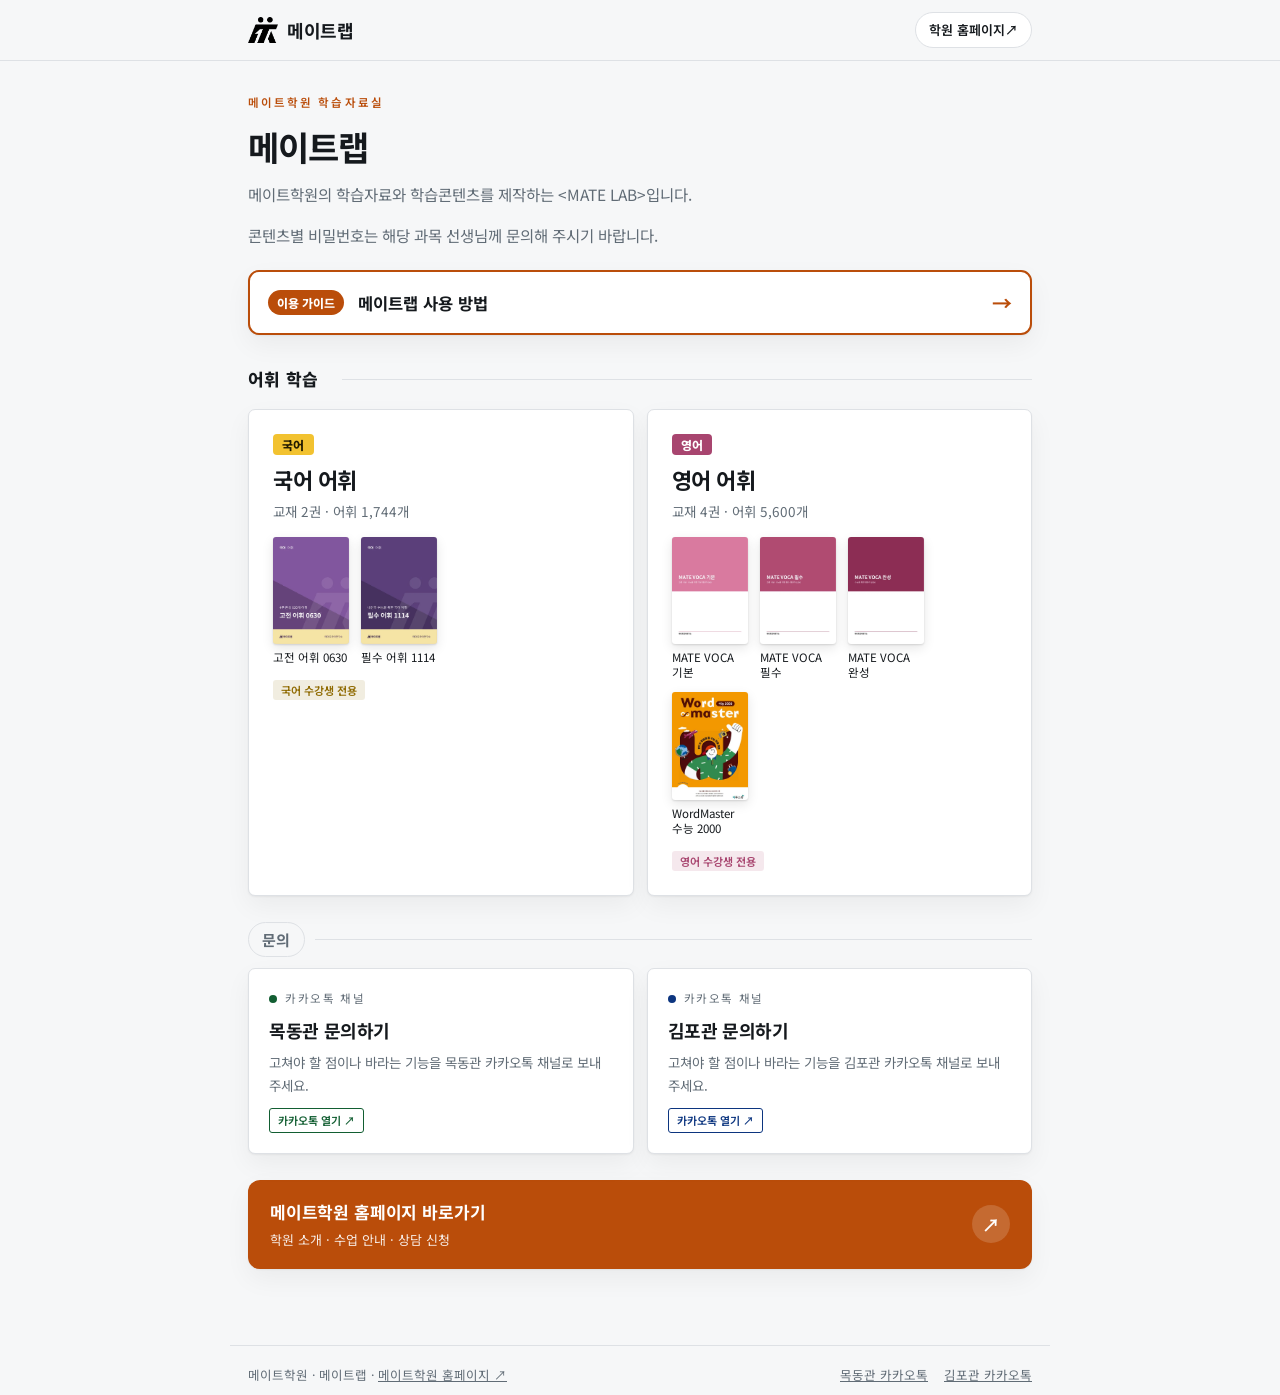
<file: index.html>
<!doctype html>
<html lang="ko">
<head>
<meta charset="utf-8">
<meta name="viewport" content="width=device-width, initial-scale=1">
<meta name="theme-color" content="#BA4D0A">
<meta name="description" content="메이트학원 학습자료실 - 국어 고전 어휘·필수 어휘, MATE VOCA 기본·필수·완성 학습과 테스트">
<title>메이트랩 | 메이트학원 학습자료실</title>
<link rel="icon" href="img/favicon/favicon.svg" type="image/svg+xml">
<link rel="icon" href="img/favicon/favicon-32.png" sizes="32x32" type="image/png">
<link rel="apple-touch-icon" href="img/favicon/apple-touch-icon.png">
<link rel="preconnect" href="https://fonts.googleapis.com">
<link rel="preconnect" href="https://fonts.gstatic.com" crossorigin>
<link rel="stylesheet" href="https://fonts.googleapis.com/css2?family=Noto+Sans+KR:wght@300;400;500;600;700&display=swap">

<style>
/* 레이아웃: 단일 칼럼, 과목별 강조색으로 화면을 구분하는 구조 */
:root{
  --bg:#F6F7F8;
  --fg:#15191D;
  --mute:#616C76;
  --line:#DEE1E5;
  --card:#FFFFFF;
  --brand:#BA4D0A;
  --on-brand:#FFFFFF;
  --ko:#8F6A00;
  --ko-fill:#F2C230;
  --en-fill:#A8456F;
  --vh-fill:#BC3F6B;
  --vs-fill:#8E3F72;
  --vh:#BC3F6B;
  --vs:#8E3F72;
  --wm:#1D6F80;
  --k2:#8F6A00;
  --k2-fill:#D9A300;
  --gb:#C4567F;
  --gb-fill:#D97A9F;
  --ps:#B04A72;
  --ps-fill:#B04A72;
  --ws:#8C2D54;
  --ws-fill:#8C2D54;
  --wm-fill:#1F7F92;
  --warn:#B4452F;
  --ok:#2E7D5B;
  --no:#C04A2B;
  --ok-bg:#EAF4EF;
  --no-bg:#FBEDE8;
  --accent:var(--brand);
  --accent-soft:color-mix(in srgb, var(--accent) 12%, transparent);
  --shadow:0 1px 2px rgba(21,25,29,.05), 0 10px 26px rgba(21,25,29,.05);
  --f:"Pretendard","Pretendard Variable","Noto Sans KR","Apple SD Gothic Neo","Malgun Gothic",sans-serif;
}
@media (prefers-color-scheme: dark){
  :root:not([data-theme="light"]) .tile{--tw:color-mix(in srgb,var(--tc) 20%,var(--card))}
  :root:not([data-theme="light"]){
    --bg:#14181B; --fg:#E9EBED; --mute:#99A3AC; --line:#2A3036; --card:#1B2024;
    --brand:#F5893A; --on-brand:#1A1209; --ko:#F2C94C; --ko-fill:#E8B923; --en-fill:#B4567F; --vh-fill:#C2557D; --vs-fill:#9A5287; --wm-fill:#2E93A6; --vh:#F0899F; --vs:#D291C4; --wm:#6CC5D6; --k2:#F2C94C; --k2-fill:#C99A1E; --gb:#F2A7C3; --gb-fill:#E08DAE; --ps:#E07AA0; --ps-fill:#C25E86; --ws:#C9638C; --ws-fill:#A84470; --warn:#E2886F;
    --ok:#6FC39B; --no:#E5886A; --ok-bg:#15241E; --no-bg:#261915;
    --shadow:0 1px 2px rgba(0,0,0,.4), 0 12px 30px rgba(0,0,0,.32);
    color-scheme:dark;
  }
}
:root[data-theme="dark"] .tile{--tw:color-mix(in srgb,var(--tc) 20%,var(--card))}
:root[data-theme="dark"]{
  --bg:#14181B; --fg:#E9EBED; --mute:#99A3AC; --line:#2A3036; --card:#1B2024;
  --brand:#F5893A; --on-brand:#1A1209; --ko:#F2C94C; --ko-fill:#E8B923; --en-fill:#B4567F; --vh-fill:#C2557D; --vs-fill:#9A5287; --wm-fill:#2E93A6; --vh:#F0899F; --vs:#D291C4; --wm:#6CC5D6; --k2:#F2C94C; --k2-fill:#C99A1E; --gb:#F2A7C3; --gb-fill:#E08DAE; --ps:#E07AA0; --ps-fill:#C25E86; --ws:#C9638C; --ws-fill:#A84470; --warn:#E2886F;
    --ok:#6FC39B; --no:#E5886A; --ok-bg:#15241E; --no-bg:#261915;
  --shadow:0 1px 2px rgba(0,0,0,.4), 0 12px 30px rgba(0,0,0,.32);
  color-scheme:dark;
}
/* 사이트 강조색은 메이트학원 주황. 국어 고전어휘 화면만 노란색을 쓴다 */
body[data-course="ko"]{--accent:var(--ko);--on-brand:#231B00}
body[data-course="ko"] .chip[aria-pressed="true"],body[data-course="ko"] .btn:not(.plain):not(.ghost):not(.know):not(.dont),
body[data-course="ko"] .seal,body[data-course="ko"] .seg button[aria-selected="true"]{background:var(--ko-fill);border-color:var(--ko-fill);color:#231B00}

*{box-sizing:border-box}
body{background:var(--bg);color:var(--fg);font-family:var(--f);line-height:1.7;margin:0;-webkit-text-size-adjust:100%}
.wrap{max-width:820px;margin:0 auto;padding-left:max(18px,env(safe-area-inset-left,0px));padding-right:max(18px,env(safe-area-inset-right,0px))}
button{font-family:inherit;font-size:inherit;color:inherit;cursor:pointer}
input,textarea{font-family:inherit;font-size:16px;color:var(--fg);background:var(--card);border:1px solid var(--line);border-radius:4px;padding:11px 13px;width:100%}
:focus-visible{outline:2px solid var(--accent);outline-offset:3px;border-radius:3px}

body::before{content:"";position:fixed;inset:0 0 auto;height:env(safe-area-inset-top,0px);z-index:11;background:var(--bg)}
header{position:sticky;top:env(safe-area-inset-top,0px);z-index:10;background:var(--bg);border-bottom:1px solid var(--line)}
.hbar{display:flex;align-items:center;justify-content:space-between;gap:12px;padding-block:12px}
.mark{display:flex;align-items:center;gap:9px;background:none;border:0;padding:0}
/* 로고 이미지: 'LAB' 칸과 같은 30×26 자리, 다크모드는 흰 로고 */
.seal.logo{background:none!important;border:0!important;border-radius:0;padding:0}
.seal.logo img{max-width:30px;max-height:26px;display:block}
.seal.logo .lg-d{display:none}
@media (prefers-color-scheme: dark){:root:not([data-theme="light"]) .seal.logo .lg-l{display:none}:root:not([data-theme="light"]) .seal.logo .lg-d{display:block}}
:root[data-theme="dark"] .seal.logo .lg-l{display:none}
:root[data-theme="dark"] .seal.logo .lg-d{display:block}
.seal{width:30px;height:26px;border-radius:5px;background:var(--accent);color:var(--on-brand);display:grid;place-items:center;font-size:10px;font-weight:700;letter-spacing:.02em}
.nm{font-size:18px;font-weight:700;letter-spacing:-.02em}
.crumb{font-size:12.5px;color:var(--mute);min-width:0;overflow:hidden;text-overflow:ellipsis;white-space:nowrap}
.hright{display:flex;align-items:center;gap:12px;min-width:0}
.hhome{flex:none;display:inline-flex;align-items:center;min-height:36px;padding:0 13px;border:1px solid var(--line);border-radius:999px;font-size:13px;font-weight:600;color:var(--fg);text-decoration:none;background:var(--card);transition:border-color .15s ease,color .15s ease}
.hhome:hover,.hhome:focus-visible{border-color:var(--brand);color:var(--brand);outline:none}
@media (max-width:480px){.crumb{display:none}}
.crumb b{color:var(--accent);font-weight:600}

main{padding-block:32px 72px}
h1{font-size:clamp(25px,5.6vw,34px);font-weight:700;line-height:1.32;margin:0 0 12px;letter-spacing:-.025em;text-wrap:balance}
h2{font-size:19px;font-weight:700;margin:0 0 10px;letter-spacing:-.02em;text-wrap:balance}
p{margin:0 0 13px;max-width:62ch}
.lead{color:var(--mute);font-size:15.5px;max-width:54ch}
.eyebrow{font-size:11.5px;letter-spacing:.18em;color:var(--accent);font-weight:600;margin:0 0 12px}
.rule{height:1px;background:var(--line);border:0;margin:32px 0}
.field{font-size:12.5px;letter-spacing:.08em;color:var(--mute);margin:0 0 8px;font-weight:600}
.hintline{font-size:13px;color:var(--mute)}

.menu{display:grid;gap:13px;grid-template-columns:repeat(auto-fit,minmax(240px,1fr))}
.tile{background:var(--card);border:1px solid var(--line);border-radius:7px;padding:20px;text-align:left;display:flex;flex-direction:column;gap:6px;box-shadow:var(--shadow);transition:transform .15s ease,border-color .15s ease;min-width:0}
/* 카드별 색: --tc 테두리·강조, --tw 연한 바탕 */
.tile{--tc:var(--brand);--tw:color-mix(in srgb,var(--brand) 13%,var(--card))}
.tile[data-k="ko"]{--tc:var(--ko-fill);--tw:color-mix(in srgb,var(--ko-fill) 24%,var(--card))}
.tile[data-k="k2"]{--tc:var(--k2-fill);--tw:color-mix(in srgb,var(--k2-fill) 20%,var(--card))}
.tile[data-k="gb"]{--tc:var(--gb-fill);--tw:color-mix(in srgb,var(--gb-fill) 14%,var(--card))}
.tile[data-k="ps"]{--tc:var(--ps-fill);--tw:color-mix(in srgb,var(--ps-fill) 14%,var(--card))}

/* 메인: 과목 묶음 */
.hgroup{margin:0 0 26px}
.hgh{display:flex;align-items:center;gap:10px;font-size:15px;margin:0 0 11px}
.hgh span{display:inline-flex;align-items:center;gap:7px;padding:4px 13px;border-radius:999px;font-weight:800;letter-spacing:.02em}
.g-ko .hgh span{background:var(--ko-fill);color:#231B00}
.g-en .hgh span{background:var(--en-fill);color:#fff}
.g-etc .hgh span{background:transparent;color:var(--mute);border:1px solid var(--line);font-weight:700}
.hgh::after{content:"";flex:1;height:1px;background:var(--line)}
.subj{align-self:flex-start;font-size:12px;font-weight:800;padding:2px 9px;border-radius:4px;margin-bottom:2px;letter-spacing:.04em}
.subj[data-s="국어"]{background:var(--ko-fill);color:#231B00}
.subj[data-s="영어"]{background:var(--en-fill);color:#fff}


/* 과목 안쪽 타일: 연한 강조만 (글자는 그대로) */
.tile.soft:hover,.tile.soft:focus-visible{background:color-mix(in srgb,var(--accent) 9%,var(--card));border-color:var(--accent);color:var(--fg)}
.tile.soft:hover p,.tile.soft:focus-visible p{color:var(--mute);opacity:1}
.tile.soft:hover .top,.tile.soft:focus-visible .top{color:var(--accent);opacity:1}
body[data-course="ko"] .tile.soft:hover,body[data-course="ko"] .tile.soft:focus-visible{background:color-mix(in srgb,var(--ko-fill) 16%,var(--card));border-color:var(--ko-fill)}

/* 범위 드롭다운 */
.rp{position:relative;margin-bottom:16px;max-width:520px}
.rp-btn{width:100%;display:flex;align-items:center;gap:10px;border:1px solid var(--line);background:var(--card);border-radius:7px;padding:11px 14px;font-size:15px;color:var(--fg);text-align:left}
.rp-btn:hover,.rp-btn[aria-expanded="true"]{border-color:var(--accent)}
.rp-val{flex:1;font-weight:600;overflow:hidden;text-overflow:ellipsis;white-space:nowrap}
.rp-cnt{font-size:12.5px;color:var(--mute);font-variant-numeric:tabular-nums}
.rp-car{color:var(--mute);transition:transform .15s}
.rp-btn[aria-expanded="true"] .rp-car{transform:rotate(180deg)}
.rp-panel{position:absolute;z-index:30;left:0;right:0;top:calc(100% + 6px);background:var(--card);border:1px solid var(--line);border-radius:9px;box-shadow:0 14px 40px rgba(0,0,0,.18);padding:12px}
.rp-tools{display:flex;flex-wrap:wrap;align-items:center;gap:8px;padding-bottom:10px;border-bottom:1px solid var(--line);margin-bottom:8px}
.rp-tools button{border:1px solid var(--line);background:var(--bg);border-radius:5px;padding:5px 11px;font-size:13px;color:var(--fg)}
.rp-tools button[aria-pressed="true"]{border-color:var(--accent);color:var(--accent);font-weight:700}
.rp-from{display:flex;align-items:center;gap:5px;font-size:13px;color:var(--mute);margin-left:auto}
.rp-from input{width:62px;padding:5px 8px;font-size:14px}
.rp-list{max-height:min(46vh,340px);overflow:auto;display:grid;grid-template-columns:1fr;gap:2px}
.rp-list.day{grid-template-columns:repeat(auto-fill,minmax(92px,1fr))}
.rp-list label{display:flex;align-items:center;gap:8px;padding:7px 8px;border-radius:5px;font-size:14px;cursor:pointer;color:var(--fg)}
.rp-list label:hover{background:color-mix(in srgb,var(--accent) 8%,transparent)}
.rp-list input{width:17px;height:17px;accent-color:var(--accent);flex:none;margin:0}
body[data-course="ko"] .rp-list input{accent-color:var(--ko-fill)}
.rp-foot{display:flex;justify-content:flex-end;padding-top:10px;border-top:1px solid var(--line);margin-top:8px}
.rp-foot .btn{padding:8px 18px;font-size:14px}
@media (max-width:560px){.rp-from{margin-left:0}}

.backlink{background:none;border:0;padding:0;margin:0 0 14px;font-size:13.5px;color:var(--mute);font-weight:600}
.backlink:hover{color:var(--accent)}
.hgh-plain span{background:transparent!important;color:var(--fg)!important;padding-left:0;font-size:17px}
.tile.big-subj{padding:24px}
.tile.big-subj h3{font-size:22px}
.tile[data-k="en"]{--tc:var(--en-fill);--tw:color-mix(in srgb,var(--en-fill) 13%,var(--card))}
/* 교재 표지 */
.coverrow{list-style:none;margin:10px 0 4px;padding:0;display:flex;flex-wrap:wrap;gap:12px}
.coverrow li{width:76px;display:flex;flex-direction:column;gap:6px;font-size:11.5px;line-height:1.3;color:var(--fg);word-break:keep-all}
.coverrow img,.tcover{display:block;width:100%;aspect-ratio:210/297;object-fit:cover;border-radius:3px;background:var(--line);
  box-shadow:0 1px 2px rgba(0,0,0,.12),0 4px 12px rgba(0,0,0,.10)}
.tile.withcover{flex-direction:row;align-items:center;gap:16px}
.tile.withcover .tcover{width:84px;flex:none}
.tile .tbody{display:flex;flex-direction:column;gap:6px;min-width:0}
@media (max-width:480px){.coverrow li{width:64px}.tile.withcover .tcover{width:72px}}
.booklist{list-style:none;margin:6px 0 2px;padding:0;display:flex;flex-direction:column;gap:4px;font-size:13.5px;color:var(--fg)}
.booklist li{display:flex;align-items:center;gap:7px}
.booklist .dot{width:7px;height:7px;border-radius:50%;flex:none}

/* 사용 방법 */
.guideband{width:100%;display:flex;align-items:center;gap:14px;margin-top:22px;padding:16px 18px;border-radius:11px;text-align:left;
  background:var(--card);border:2px solid var(--brand);color:var(--fg);box-shadow:var(--shadow);transition:background-color .15s ease,transform .15s ease}
.guideband:hover,.guideband:focus-visible{background:color-mix(in srgb,var(--brand) 9%,var(--card));transform:translateY(-1px);outline:none}
.gb-step{flex:none;font-size:12px;font-weight:800;color:#fff;background:var(--brand);padding:4px 9px;border-radius:999px}
.gb-txt{flex:1;display:flex;flex-direction:column;gap:2px;min-width:0}
.gb-txt b{font-size:16.5px}
.gb-txt small{font-size:13px;color:var(--mute)}
.gb-go{flex:none;font-size:20px;font-weight:700;color:var(--brand)}
.guide{list-style:none;counter-reset:g;margin:22px 0 0;padding:0;display:flex;flex-direction:column;gap:12px;max-width:720px}
.guide>li{counter-increment:g;position:relative;background:var(--card);border:1px solid var(--line);border-radius:10px;padding:16px 18px 14px 62px;box-shadow:var(--shadow)}
.guide>li::before{content:counter(g);position:absolute;left:18px;top:15px;width:30px;height:30px;border-radius:50%;background:var(--brand);color:#fff;font-weight:800;display:grid;place-items:center;font-size:15px}
.guide h3{margin:2px 0 6px;font-size:17px}
.guide p{margin:0 0 6px;font-size:14.5px;line-height:1.65}
.guide ul{margin:4px 0 4px;padding-left:18px;font-size:14px;line-height:1.7}
.guide .tip{font-size:13px;color:var(--mute);border-left:3px solid var(--line);padding-left:9px;margin-top:6px}
.guide-note{max-width:720px;margin-top:16px;padding:14px 18px;border-radius:10px;background:color-mix(in srgb,var(--brand) 6%,var(--card));border:1px solid var(--line)}
.guide-note h3{margin:0 0 6px;font-size:15.5px}
.guide-note ul{margin:0;padding-left:18px;font-size:14px;line-height:1.7}
@media (prefers-color-scheme: dark){:root:not([data-theme="light"]) .gb-step,:root:not([data-theme="light"]) .guide>li::before{color:var(--on-brand)}}
:root[data-theme="dark"] .gb-step,:root[data-theme="dark"] .guide>li::before{color:var(--on-brand)}
a.tile{cursor:pointer}
/* 홈페이지 배너: 메뉴 카드와 다른 모양(가로 띠 · 브랜드 주황 바탕) */
.hpband{display:flex;align-items:center;gap:16px;margin:6px 0 4px;padding:18px 22px;border-radius:12px;text-decoration:none;
  background:var(--brand);color:var(--on-brand);box-shadow:var(--shadow);transition:filter .15s ease,transform .15s ease}
.hpband:hover,.hpband:focus-visible{filter:brightness(1.06);transform:translateY(-1px);outline:none}
.hpband .hp-logo{flex:none;width:44px;height:44px;border-radius:10px;background:#fff;display:grid;place-items:center}
.hpband .hp-logo .seal.logo img{max-width:30px;max-height:26px}
.hpband .hp-logo .lg-d{display:none!important}
.hpband .hp-logo .lg-l{display:block!important}
.hpband .hp-txt{flex:1;display:flex;flex-direction:column;gap:2px;min-width:0}
.hpband .hp-txt b{font-size:17px;letter-spacing:-.01em}
.hpband .hp-txt small{font-size:13px;opacity:.9}
.hpband .hp-go{flex:none;display:grid;place-items:center;width:38px;height:38px;font-size:18px;font-weight:700;border-radius:50%;background:color-mix(in srgb,var(--on-brand) 16%,transparent)}

.tile[data-k="ws"]{--tc:var(--ws-fill);--tw:color-mix(in srgb,var(--ws-fill) 14%,var(--card))}
.tile[data-k="wm"]{--tc:var(--wm-fill);--tw:color-mix(in srgb,var(--wm-fill) 14%,var(--card))}
.tile{transition:transform .15s ease,border-color .15s ease,background-color .18s ease,box-shadow .18s ease}
.tile:hover,.tile:focus-visible{transform:translateY(-2px);background:var(--tw);border-color:var(--tc);box-shadow:0 0 0 1px var(--tc),var(--shadow)}
.tile:focus-visible{outline:none}
.tile h3{font-size:18px;margin:0;font-weight:700;letter-spacing:-.02em}
.tile p{font-size:13.5px;color:var(--mute);margin:0}
.tile .dot{width:8px;height:8px;border-radius:50%;flex:none}
.tile .top{display:flex;align-items:center;gap:8px;font-size:11.5px;letter-spacing:.14em;color:var(--mute)}
.tile.off{opacity:.45;cursor:default}
.tile.off:hover{transform:none}
.tag{font-size:11px;padding:2px 8px;border-radius:3px;background:var(--accent-soft);color:var(--accent);font-weight:600;align-self:flex-start;margin-top:5px}

.chips{display:flex;flex-wrap:wrap;gap:7px;margin-bottom:16px}
.chip{border:1px solid var(--line);background:var(--card);border-radius:999px;padding:6px 13px;font-size:13px;color:var(--mute)}
.chip[aria-pressed="true"]{background:var(--accent);border-color:var(--accent);color:var(--on-brand);font-weight:600}
.btn{border:1px solid var(--accent);background:var(--accent);color:var(--on-brand);border-radius:5px;padding:11px 21px;font-weight:600;font-size:14.5px}
.btn.ghost{background:transparent;color:var(--accent)}
.btn.plain{background:transparent;color:var(--mute);border-color:var(--line)}
.btn:disabled{opacity:.45;cursor:default}
.row{display:flex;flex-wrap:wrap;gap:10px;align-items:center}

/* 잠금 */
.lock{max-width:380px;margin:40px auto;background:var(--card);border:1px solid var(--line);border-radius:8px;padding:28px 24px;box-shadow:var(--shadow);text-align:center}
.lock .big{font-size:21px;font-weight:700;margin-bottom:6px}
.pin{letter-spacing:.5em;text-align:center;font-size:21px;font-weight:600;margin:16px 0 12px}
.err{color:var(--warn);font-size:13px;min-height:19px}

/* 카드 */
.card{background:var(--card);border:1px solid var(--line);border-radius:8px;box-shadow:var(--shadow);padding:28px 22px;min-height:268px;display:flex;flex-direction:column;justify-content:center;gap:13px;cursor:pointer}
.word{font-size:clamp(28px,7vw,40px);font-weight:700;letter-spacing:-.03em;line-height:1.2;word-break:break-word}
.sub{font-size:15px;color:var(--mute);margin-left:7px;font-weight:500}
.stars{color:var(--warn);font-size:13px;letter-spacing:.08em}
.kk{font-size:12px;color:var(--mute)}
.mean{font-size:18px;font-weight:600;line-height:1.55}
.ex{border-left:2px solid var(--accent);padding-left:13px;font-size:15px}
.ex .src{display:block;font-size:12.5px;color:var(--mute);margin-top:3px}
.ex .tr{display:block;color:var(--mute);font-size:14px;margin-top:6px}
.navrow{display:flex;align-items:center;justify-content:space-between;gap:12px;margin-top:14px}
.count{font-size:13px;color:var(--mute);font-variant-numeric:tabular-nums}
.bar{height:3px;background:var(--line);border-radius:2px;overflow:hidden;margin-top:13px}
.bar > i{display:block;height:100%;background:var(--accent);transition:width .25s ease}

/* 시험 */
.q{background:var(--card);border:1px solid var(--line);border-radius:8px;box-shadow:var(--shadow);padding:22px;margin-bottom:16px}
.qhead{font-size:12px;letter-spacing:.1em;color:var(--mute);margin-bottom:10px;font-variant-numeric:tabular-nums}
.stem{font-size:18px;font-weight:600;margin-bottom:15px;line-height:1.55}
.stem .big{font-size:27px;font-weight:700;letter-spacing:-.02em}
.opts{display:grid;gap:8px}
.opt{display:flex;gap:10px;align-items:flex-start;text-align:left;border:1px solid var(--line);background:transparent;border-radius:5px;padding:12px 13px;font-size:15px;line-height:1.5;width:100%}
.opt:hover{border-color:var(--accent)}
.opt .n{color:var(--mute);font-size:13px;flex:none;padding-top:1px;font-variant-numeric:tabular-nums}
.opt.ok{border-color:var(--accent);background:var(--accent-soft)}
.opt.no{border-color:var(--warn)}
.verdict{font-size:13.5px;margin-top:12px;padding-top:11px;border-top:1px dashed var(--line);color:var(--mute)}
.verdict b{color:var(--fg)}
.score{font-size:48px;font-weight:700;line-height:1;font-variant-numeric:tabular-nums;letter-spacing:-.03em}
.scorebox{display:flex;align-items:baseline;gap:12px;margin-bottom:4px}
.tbl{width:100%;border-collapse:collapse;font-size:14px;margin-top:8px}
.tbl th,.tbl td{text-align:left;padding:10px 8px;border-bottom:1px solid var(--line);vertical-align:top}
.tbl th{font-size:12px;letter-spacing:.08em;color:var(--mute);font-weight:600}
.scroll{overflow-x:auto}
.share{background:var(--card);border:1px solid var(--line);border-radius:8px;padding:18px;box-shadow:var(--shadow)}
.share textarea{min-height:168px;resize:vertical;font-size:13.5px;line-height:1.65}
.code{font-variant-numeric:tabular-nums;letter-spacing:.14em;font-weight:700;color:var(--accent)}
.ok-msg{color:var(--accent);font-size:13px;min-height:19px}
footer{border-top:1px solid var(--line);padding-block:18px 10px;font-size:12.5px;color:var(--mute);display:flex;justify-content:space-between;gap:12px;flex-wrap:wrap}
footer button{background:none;border:0;color:var(--mute);text-decoration:underline;padding:0;font-size:12.5px}

/* 학습 방식 전환 */
.seg{display:inline-flex;border:1px solid var(--line);border-radius:7px;overflow:hidden;margin:0 0 20px;background:var(--card)}
.seg button{border:0;background:transparent;padding:9px 16px;font-size:14px;color:var(--mute)}
.seg button[aria-selected="true"]{background:var(--accent);color:var(--on-brand);font-weight:600}
/* 범위 칩이 많을 때 촘촘하게 */
.chips.dense .chip{padding:4px 10px;font-size:12.5px}
/* 품사 기호 */
.ps{color:var(--accent);font-weight:700;margin-right:3px}
.psgap{display:inline-block;width:10px}
/* DAY 목록 */
.dayhead{display:flex;align-items:baseline;justify-content:space-between;gap:10px;margin:26px 0 6px;padding-bottom:6px;border-bottom:2px solid var(--accent)}
.dayhead h2{margin:0;color:var(--accent)}
.dayhead span{font-size:12.5px;color:var(--mute)}
.wl{list-style:none;margin:0;padding:0}
.wl li{display:grid;grid-template-columns:40px minmax(0,150px) minmax(0,1fr) auto;gap:4px 12px;align-items:start;padding:9px 6px;border-bottom:1px solid var(--line);border-left:3px solid transparent}
.wl li.k{border-left-color:var(--ok);background:var(--ok-bg)}
.wl li.u{border-left-color:var(--no);background:var(--no-bg)}
.wl .no{font-size:12px;color:var(--mute);font-variant-numeric:tabular-nums;padding-top:2px}
.wl .w{font-weight:700;overflow-wrap:anywhere}
.wl .m{font-size:14.5px;line-height:1.55}
.wl .mk{display:flex;gap:4px}
.wl .lex{display:block;font-size:13px;color:var(--mute);margin-top:4px;border-left:2px solid var(--line);padding-left:8px}
.wl .mk button{width:30px;height:30px;border-radius:5px;border:1px solid var(--line);background:var(--card);font-size:13px;color:var(--mute);padding:0}
.wl .mk button.on-k{background:var(--ok);border-color:var(--ok);color:#fff}
.wl .mk button.on-u{background:var(--no);border-color:var(--no);color:#fff}
.hide .wl .m{filter:blur(6px);cursor:pointer;user-select:none}
.hide .wl li.show .m{filter:none}
@media (max-width:560px){
  .wl li{grid-template-columns:34px minmax(0,1fr) auto}
  .wl .m{grid-column:2 / 3}
}

/* 캡처용 결과 카드: 한 화면에 들어오게 */
.capnote{font-size:14px;color:var(--fg);background:var(--accent-soft);border:1px solid color-mix(in srgb,var(--accent) 30%,transparent);border-radius:6px;padding:10px 13px;margin:0 0 14px}
.rc{background:var(--card);border:1px solid var(--line);border-top:6px solid var(--accent);border-radius:10px;box-shadow:var(--shadow);padding:20px 20px 16px;max-width:520px}
.rc-top{display:flex;align-items:center;justify-content:space-between;gap:10px;margin-bottom:14px}
.rc-brand{display:flex;align-items:center;gap:8px;font-weight:700;font-size:15px}
.rc-when{font-size:12.5px;color:var(--mute);font-variant-numeric:tabular-nums}
.rc-name{font-size:24px;font-weight:700;letter-spacing:-.02em;margin:0 0 2px}
.rc-teacher{font-size:13.5px;color:var(--mute);margin-bottom:14px}
.rc-score{display:flex;align-items:baseline;gap:10px;padding:12px 0;border-top:1px solid var(--line);border-bottom:1px solid var(--line);margin-bottom:12px}
.rc-score .big{font-size:52px;font-weight:800;line-height:1;color:var(--accent);font-variant-numeric:tabular-nums;letter-spacing:-.03em}
.rc-score .of{font-size:22px;font-weight:700;color:var(--mute)}
.rc-score .pct{margin-left:auto;font-size:18px;font-weight:700;font-variant-numeric:tabular-nums}
.rc dl{display:grid;grid-template-columns:76px 1fr;gap:6px 10px;margin:0;font-size:14px}
.rc dt{color:var(--mute)}
.rc dd{margin:0;font-weight:600;overflow-wrap:anywhere}
.rc-wrong{margin-top:12px;font-size:13px}
.rc-wrong b{display:block;color:var(--mute);font-weight:600;margin-bottom:4px}
.rc-wrong span{display:inline-block;border:1px solid var(--line);border-radius:4px;padding:1px 7px;margin:0 4px 4px 0}
.rc-foot{display:flex;justify-content:space-between;align-items:center;margin-top:12px;padding-top:10px;border-top:1px dashed var(--line);font-size:12.5px;color:var(--mute)}
.share summary{cursor:pointer;font-weight:600;font-size:14px}
@media (prefers-reduced-motion: reduce){*{transition:none!important}}

/* 학습 상태 */
.card{border-left:4px solid var(--line)}
.card.is-known{border-left-color:var(--ok);background:var(--ok-bg)}
.card.is-unknown{border-left-color:var(--no);background:var(--no-bg)}
.bdg{display:inline-flex;align-items:center;gap:5px;font-size:12px;font-weight:600;padding:3px 10px;border-radius:999px;border:1px solid var(--line);color:var(--mute)}
.bdg.known{background:var(--ok);border-color:var(--ok);color:#fff}
.bdg.unknown{background:var(--no);border-color:var(--no);color:#fff}
.tally{display:flex;gap:16px;font-size:13px;color:var(--mute);margin:14px 0 0;font-variant-numeric:tabular-nums}
.tally b{font-weight:700}
.tally .k b{color:var(--ok)} .tally .u b{color:var(--no)}
.btn.know{background:var(--ok);border-color:var(--ok);color:#fff}
.btn.dont{background:var(--no);border-color:var(--no);color:#fff}
.pbar{display:flex;height:7px;border-radius:4px;overflow:hidden;background:var(--line);margin-top:8px}
.pbar i{display:block;height:100%}
.pbar .k{background:var(--ok)} .pbar .u{background:var(--no)}

</style>
<style>
html,body{margin:0;padding:0}
img{max-width:100%}
[hidden]{display:none!important}
</style>
</head>
<body>


<header>
  <div class="wrap hbar">
    <button class="mark" onclick="go('home')">
      <span class="seal logo" aria-hidden="true"><img class="lg-l" src="[data-uri]" alt=""><img class="lg-d" src="[data-uri]" alt=""></span><span class="nm">메이트랩</span>
    </button>
    <span class="hright">
      <span class="crumb" id="crumb"></span>
      <a class="hhome" href="https://mate4u.netlify.app/" target="_blank" rel="noopener">학원 홈페이지<span aria-hidden="true"> ↗</span></a>
    </span>
  </div>
</header>

<main class="wrap">

<section id="v-home">
  <p class="eyebrow">메이트학원 학습자료실</p>
  <h1>메이트랩</h1>
  <p class="lead">메이트학원의 학습자료와 학습콘텐츠를 제작하는 &lt;MATE LAB&gt;입니다.</p>
  <p class="lead" style="margin-top:14px">콘텐츠별 비밀번호는 해당 과목 선생님께 문의해 주시기 바랍니다.</p>
  <button class="guideband" onclick="go('guide')">
    <span class="gb-step">이용 가이드</span>
    <span class="gb-txt"><b>메이트랩 사용 방법</b></span>
    <span class="gb-go" aria-hidden="true">→</span>
  </button>
  <div style="margin-top:26px" id="homeMenu"></div>
</section>

<section id="v-guide" hidden>
  <p class="eyebrow">사용 방법</p>
  <h1>메이트랩, 이렇게 쓰세요</h1>
  <p class="lead">처음 쓰는 학생은 아래 다섯 단계만 따라 하면 됩니다.</p>

  <ol class="guide">
    <li>
      <h3>과목 고르고 비밀번호 넣기</h3>
      <p>처음 화면에서 <b>국어 어휘</b> 또는 <b>영어 어휘</b>를 누르고 비밀번호를 넣습니다. 비밀번호는 담당 선생님께 물어보세요.</p>
      <p class="tip">한 번 넣으면 그 과목 교재는 다시 묻지 않습니다. 처음 화면으로 나가면 다시 잠깁니다.</p>
    </li>
    <li>
      <h3>교재 고르기</h3>
      <p>수업에서 쓰는 교재를 누릅니다. 교재 안에서 다른 교재로 옮기려면 맨 위 <b>← 교재 목록</b>을 누르세요.</p>
    </li>
    <li>
      <h3>학습하기로 외우기</h3>
      <p><b>범위</b> 버튼을 눌러 공부할 DAY(단원)를 체크합니다. 여러 개를 함께 고를 수 있고, 영어는 'DAY ○ ~ ○'로 한 번에 고를 수 있습니다.</p>
      <ul>
        <li><b>카드로 보기</b>: 카드를 눌러 뜻을 확인하고 <b>알아요 / 몰라요</b>를 표시합니다.</li>
        <li><b>목록으로 보기</b>: 단어와 뜻을 한 번에 봅니다. <b>뜻 가리기</b>를 켜면 스스로 시험해 볼 수 있습니다.</li>
        <li>'보기'에서 <b>모르는 것만</b>을 고르면 몰랐던 단어만 다시 볼 수 있습니다.</li>
      </ul>
    </li>
    <li>
      <h3>시험보기로 확인하기</h3>
      <p><b>이름</b>을 쓰고 <b>담당 선생님</b>을 고른 뒤, 범위·문항 수·유형을 정하고 <b>시험 시작</b>을 누릅니다. 문항 수는 직접 적을 수도 있습니다.</p>
      <p class="tip">답을 고르면 바로 정답이 보이고, 마지막 문제에서 <b>채점하기</b>를 누르면 끝납니다.</p>
    </li>
    <li>
      <h3>결과 카드 캡처해서 보내기</h3>
      <p>채점이 끝나면 <b>결과 카드</b>가 나옵니다. 이 화면을 <b>캡처</b>해서 담당 선생님께 보내세요. 카드에는 교재, 범위, 문항 수, 맞힌 개수, 인증번호가 들어 있습니다.</p>
      <p class="tip">캡처가 어려우면 카드 아래 '결과를 글로 복사하기'를 눌러 문자로 붙여 넣어도 됩니다.</p>
    </li>
  </ol>

  <div class="guide-note">
    <h3>학원 노트북을 같이 쓸 때</h3>
    <ul>
      <li>다 쓰고 나면 왼쪽 위 로고를 눌러 <b>처음 화면으로</b> 돌아가 주세요. 다음 사람은 비밀번호를 다시 넣어야 들어갈 수 있습니다.</li>
      <li>'알아요 / 몰라요' 표시는 그 기기에 저장됩니다. 같은 노트북을 쓰면 표시가 섞일 수 있으니, 시작할 때 <b>표시 전체 지우기</b>를 눌러도 됩니다.</li>
    </ul>
  </div>


  <p class="lead" style="margin-top:22px">사이트가 이상하거나 틀린 뜻을 발견하면 처음 화면 <b>문의</b>의 목동관·김포관 카카오톡 채널로 알려 주세요.</p>
  <div class="row" style="margin-top:18px"><button class="btn" onclick="go('home')">처음 화면으로</button></div>
</section>

<section id="v-gate" hidden>
  <div class="lock">
    <div class="big" id="gTitle"></div>
    <p class="hintline" id="gDesc"></p>
    <input class="pin" id="gPin" type="password" inputmode="numeric" maxlength="8" placeholder="····" autocomplete="off">
    <p class="err" id="gErr"></p>
    <div class="row" style="justify-content:center">
      <button class="btn" onclick="tryUnlock()">입장</button>
      <button class="btn plain" onclick="go('home')">뒤로</button>
    </div>
  </div>
</section>

<section id="v-subject" hidden>
  <p class="eyebrow" id="jEye"></p>
  <h1 id="jTitle"></h1>
  <p class="lead">공부할 교재를 고르세요.</p>
  <div class="menu" id="jMenu" style="margin-top:22px"></div>
  <div class="row" style="margin-top:22px"><button class="btn plain" onclick="go('home')">처음으로</button></div>
</section>

<section id="v-course" hidden>
  <button class="backlink" id="cBack" onclick="go('subject',COURSES[cur].subject)"></button>
  <p class="eyebrow" id="cEye"></p>
  <h1 id="cTitle"></h1>
  <p class="lead" id="cDesc"></p>
  <div class="menu" style="margin-top:26px">
    <button class="tile soft" onclick="go('study')">
      <span class="top">학습</span><h3>학습하기</h3>
      <p>카드로 넘겨 보거나 목록으로 한 번에 봅니다. 아는 것과 모르는 것을 표시해 두면 골라 볼 수 있습니다.</p>
    </button>
    <button class="tile soft" onclick="go('exam')">
      <span class="top">시험</span><h3>시험보기</h3>
      <p>범위와 문항 수를 고르면 객관식으로 출제됩니다. 끝나면 캡처용 결과 카드가 나옵니다.</p>
    </button>
  </div>
  <hr class="rule">
  <p class="lead" id="cScope"></p>
</section>

<section id="v-study" hidden>
  <p class="eyebrow" id="sEye"></p>
  <div class="seg" id="sMode" role="tablist">
    <button role="tab" data-mode="card" onclick="setMode('card')">카드로 보기</button>
    <button role="tab" data-mode="list" id="bListMode" onclick="setMode('list')">DAY 목록으로 보기</button>
  </div>
  <p class="field">범위 <span style="font-weight:400">(눌러서 여러 개 선택)</span></p>
  <div class="chips" id="sChips"></div>
  <p class="field">보기</p>
  <div class="chips" id="sFilter"></div>
  <div class="row" style="margin-bottom:16px">
    <button class="chip" id="bShuffle" onclick="shuffleStudy()">순서 섞기</button>
    <button class="chip" id="bHide" aria-pressed="false" onclick="toggleHide()" hidden>뜻 가리기</button>
    <button class="chip" onclick="resetMarks()">표시 전체 지우기</button>
  </div>

  <div class="tally">
    <span class="k">아는 것 <b id="tKnow">0</b></span>
    <span class="u">모르는 것 <b id="tNo">0</b></span>
    <span>아직 <b id="tRest">0</b></span>
  </div>
  <div class="pbar"><i class="k" id="pK"></i><i class="u" id="pU"></i></div>

  <div id="cardUI">
  <div class="card" id="sCard" style="margin-top:16px"></div>
  <div class="bar"><i id="sBar"></i></div>
  <div class="row" style="margin-top:14px">
    <button class="btn know" onclick="mark(1)">알아요</button>
    <button class="btn dont" onclick="mark(-1)">몰라요</button>
    <button class="btn plain" onclick="mark(0)">표시 지우기</button>
  </div>
  <div class="navrow">
    <button class="btn plain" onclick="step(-1)">이전</button>
    <span class="count" id="sCount"></span>
    <button class="btn" onclick="step(1)">다음</button>
  </div>
  </div>
  <div id="listUI" hidden>
    <p class="hintline" id="lHint" style="margin-top:14px"></p>
    <div id="sList"></div>
  </div>
  <div class="row" style="margin-top:13px">
    <button class="btn plain" onclick="go('course')">메뉴로</button>
  </div>
</section>

<section id="v-exam" hidden>
  <p class="eyebrow" id="eEye"></p>
  <h1>시험 설정</h1>
  <p class="field" style="margin-top:20px">이름</p>
  <input id="stuName" placeholder="이름을 입력하세요" autocomplete="off" style="max-width:240px">
  <p class="field" style="margin-top:20px">담당 선생님</p>
  <div class="chips" id="eTeacher"></div>
  <p class="field" style="margin-top:20px">범위 <span style="font-weight:400">(눌러서 여러 개 선택)</span></p>
  <div class="chips" id="eChips"></div>
  <p class="field">문항 수</p>
  <div class="row" style="margin-bottom:16px;gap:8px">
    <div class="chips" id="eCount" style="margin:0"></div>
    <label class="hintline" style="display:flex;align-items:center;gap:6px">직접 입력
      <input id="eCountIn" type="number" inputmode="numeric" min="1" max="100" style="width:84px;padding:6px 10px" placeholder="1~100"> 문항</label>
  </div>
  <p class="field">유형</p>
  <div class="chips" id="eType"></div>
  <div class="row" style="margin-top:20px">
    <button class="btn" onclick="startExam()">시험 시작</button>
    <button class="btn plain" onclick="go('course')">메뉴로</button>
  </div>
  <p class="hintline" id="eInfo" style="margin-top:13px"></p>
</section>

<section id="v-run" hidden>
  <p class="eyebrow">시험 진행 중</p>
  <div class="bar" style="margin-bottom:18px"><i id="rBar"></i></div>
  <div id="rBody"></div>
  <div class="row">
    <button class="btn" id="rNext" onclick="nextQ()">다음 문제</button>
  </div>
</section>

<section id="v-result" hidden>
  <p class="capnote">이 카드를 <b>화면 캡처</b>해서 담당 선생님께 보내세요.</p>
  <div class="rc" id="rCard"></div>
  <p class="lead" id="rComment" style="margin-top:16px"></p>

  <details class="share" style="margin-top:20px">
    <summary>캡처가 어려우면 결과를 글로 복사하기</summary>
    <textarea id="shareText" readonly style="margin-top:12px"></textarea>
    <div class="row" style="margin-top:11px">
      <button class="btn" onclick="copyResult()">결과문 복사</button>
      <span class="ok-msg" id="copyMsg"></span>
    </div>
  </details>

  <hr class="rule">
  <h2>틀린 문제</h2>
  <div class="scroll"><table class="tbl" id="rWrong"></table></div>
  <div class="row" style="margin-top:24px">
    <button class="btn" onclick="go('exam')">다시 보기</button>
    <button class="btn plain" onclick="go('home')">처음으로</button>
  </div>
</section>

</main>

<footer class="wrap">
  <span>메이트학원 · 메이트랩 · <a href="https://mate4u.netlify.app/" target="_blank" rel="noopener" style="color:var(--mute)">메이트학원 홈페이지 ↗</a></span>
  <span style="display:flex;gap:16px"><a href="https://pf.kakao.com/_AALWX/chat" target="_blank" rel="noopener" style="color:var(--mute);font-size:12.5px">목동관 카카오톡</a><a href="https://pf.kakao.com/_xfAZaX/chat" target="_blank" rel="noopener" style="color:var(--mute);font-size:12.5px">김포관 카카오톡</a></span>
</footer>

<script src="data/ko.js"></script>
<script src="data/k2.js"></script>
<script src="data/gb.js"></script>
<script src="data/ps.js"></script>
<script src="data/ws.js"></script>
<script src="data/wm.js"></script>
<script>
/* 비밀번호는 원문 대신 SHA-256 해시로만 둔다 ("MATELAB:" + 비밀번호).
   국어 교재 1114 / 영어 교재 0301 */
const PWH = {ko:"ae26aee2ec4d3f0f04c51af625b9536cdf5ff8bb5317814df04a2e6ca40abe06", vs:"110ba1029b50aca94bf6a3cb8f2dc645218045bb7ab5f0977daeb276de878be4"};
/* 과목 단위 비밀번호: 국어 전체 1114, 영어 전체 0301 */
const SUBJECTS = {
  "국어": {key:"ko-all", title:"국어 어휘", pw:PWH.ko, cls:"g-ko", desc:"고전 어휘를 비롯한 국어 어휘 교재"},
  "영어": {key:"en-all", title:"영어 어휘", pw:PWH.vs, cls:"g-en", desc:"MATE VOCA · WordMaster 등 영어 단어 교재"}
};
const COURSES = {
  ko : {cover:"img/covers/ko.webp", book:"고전 어휘 0630", name:"국어 고전 어휘", homeName:"고전 어휘 0630", sub:"4주 완성 630개 · 20 DAY", pw:PWH.ko, data:KO,
        desc:"", subject:"국어",
        q1:"밑줄 친 말의 뜻으로 알맞은 것은?", q2:"다음 뜻에 해당하는 고전 어휘는?"},
  k2 : {cover:"img/covers/k2.webp", book:"필수 어휘 1114", name:"국어 필수 어휘", homeName:"필수 어휘 1114", sub:"내신과 수능을 위한 국어 어휘 · 40 DAY", pw:PWH.ko, data:K2,
        desc:"", subject:"국어",
        q1:"다음 어휘의 뜻으로 알맞은 것은?", q2:"다음 뜻에 해당하는 어휘는?"},
  gb : {cover:"img/covers/gb.webp", book:"MATE VOCA 기본", name:"MATE VOCA 기본", sub:"기본 900 · 30개씩 30 DAY", pw:PWH.vs, data:GB,
        desc:"", vocab:true, subject:"영어",
        q1:"다음 단어의 뜻으로 알맞은 것은?", q2:"다음 뜻에 해당하는 단어는?"},
  ps : {cover:"img/covers/ps.webp", book:"MATE VOCA 필수", name:"MATE VOCA 필수", sub:"필수 1200 · 30개씩 40 DAY", pw:PWH.vs, data:PS,
        desc:"", vocab:true, subject:"영어",
        q1:"다음 단어의 뜻으로 알맞은 것은?", q2:"다음 뜻에 해당하는 단어는?"},
  ws : {cover:"img/covers/ws.webp", book:"MATE VOCA 완성", name:"MATE VOCA 완성", sub:"완성 1500 · 30개씩 50 DAY", pw:PWH.vs, data:WS,
        desc:"", vocab:true, subject:"영어",
        q1:"다음 단어의 뜻으로 알맞은 것은?", q2:"다음 뜻에 해당하는 단어는?"},
  wm : {cover:"img/covers/wm.webp", book:"WordMaster 수능 2000", name:"WordMaster 수능", sub:"수능 2000 · 40개씩 50 DAY", pw:PWH.vs, data:WM,
        desc:"", vocab:true, subject:"영어",
        q1:"다음 단어의 뜻으로 알맞은 것은?", q2:"다음 뜻에 해당하는 단어는?"}
};
const TEACHERS = {"국어":["김동완","김소진","임한비","정예진"], "영어":["권세은","김동률","김송은","김정윤","최예빈"]};


/* 작은 SHA-256 (외부 라이브러리 없이, 오프라인·file:// 에서도 동작) */
function sha256(str){
  const K=[0x428a2f98,0x71374491,0xb5c0fbcf,0xe9b5dba5,0x3956c25b,0x59f111f1,0x923f82a4,0xab1c5ed5,0xd807aa98,0x12835b01,0x243185be,0x550c7dc3,0x72be5d74,0x80deb1fe,0x9bdc06a7,0xc19bf174,0xe49b69c1,0xefbe4786,0x0fc19dc6,0x240ca1cc,0x2de92c6f,0x4a7484aa,0x5cb0a9dc,0x76f988da,0x983e5152,0xa831c66d,0xb00327c8,0xbf597fc7,0xc6e00bf3,0xd5a79147,0x06ca6351,0x14292967,0x27b70a85,0x2e1b2138,0x4d2c6dfc,0x53380d13,0x650a7354,0x766a0abb,0x81c2c92e,0x92722c85,0xa2bfe8a1,0xa81a664b,0xc24b8b70,0xc76c51a3,0xd192e819,0xd6990624,0xf40e3585,0x106aa070,0x19a4c116,0x1e376c08,0x2748774c,0x34b0bcb5,0x391c0cb3,0x4ed8aa4a,0x5b9cca4f,0x682e6ff3,0x748f82ee,0x78a5636f,0x84c87814,0x8cc70208,0x90befffa,0xa4506ceb,0xbef9a3f7,0xc67178f2];
  const b=Array.from(new TextEncoder().encode(str)), l=b.length*8;
  b.push(0x80); while(b.length%64!==56) b.push(0);
  for(let i=7;i>=0;i--) b.push(i>=4?0:(l>>>(i*8))&255);
  let H=[0x6a09e667,0xbb67ae85,0x3c6ef372,0xa54ff53a,0x510e527f,0x9b05688c,0x1f83d9ab,0x5be0cd19];
  const r=(x,n)=>(x>>>n)|(x<<(32-n));
  for(let o=0;o<b.length;o+=64){
    const w=new Array(64);
    for(let i=0;i<16;i++) w[i]=(b[o+4*i]<<24)|(b[o+4*i+1]<<16)|(b[o+4*i+2]<<8)|b[o+4*i+3];
    for(let i=16;i<64;i++){const s0=r(w[i-15],7)^r(w[i-15],18)^(w[i-15]>>>3), s1=r(w[i-2],17)^r(w[i-2],19)^(w[i-2]>>>10); w[i]=(w[i-16]+s0+w[i-7]+s1)|0;}
    let [a,bb,c,d,e,f,g,hh]=H;
    for(let i=0;i<64;i++){
      const S1=r(e,6)^r(e,11)^r(e,25), ch=(e&f)^(~e&g), t1=(hh+S1+ch+K[i]+w[i])|0;
      const S0=r(a,2)^r(a,13)^r(a,22), mj=(a&bb)^(a&c)^(bb&c), t2=(S0+mj)|0;
      hh=g; g=f; f=e; e=(d+t1)|0; d=c; c=bb; bb=a; a=(t1+t2)|0;
    }
    H=[H[0]+a,H[1]+bb,H[2]+c,H[3]+d,H[4]+e,H[5]+f,H[6]+g,H[7]+hh].map(x=>x|0);
  }
  return H.map(x=>(x>>>0).toString(16).padStart(8,"0")).join("");
}
/* ===== 공통 상태 ===== */
function pack(raw){return raw.map((r,i)=>({id:r[3]+"|"+r[0],idx:i,w:r[0],sub:r[1],s:r[2],t:r[3],m:r[4],ex:r[5],src:r[6],tr:r[7],n:r[8]||""}))}
Object.keys(COURSES).forEach(k=>{const c=COURSES[k];c.items=pack(c.data);c.themes=[...new Set(c.items.map(x=>x.t))]});

let cur=null, unlocked={}, gateTarget=null, gateMode="course";
const ss={get:k=>{try{return sessionStorage.getItem(k)}catch(e){return null}},
          set:(k,v)=>{try{sessionStorage.setItem(k,v)}catch(e){}}};
const ls={get:k=>{try{return localStorage.getItem(k)}catch(e){return null}},
          set:(k,v)=>{try{localStorage.setItem(k,v)}catch(e){}}};
/* 공유 노트북을 고려해 입장 상태는 저장하지 않는다.
   홈으로 나가거나 새로고침하면 다시 잠기고, 들어갈 때마다 비밀번호를 묻는다. */
let subjOK={};
function lockAll(){ unlocked={}; subjOK={}; }

const star=n=>"★".repeat(n);
const meta=it=>[it.s?star(it.s):"",it.t].filter(Boolean).join(" · ");
const SYMS={"n.":"ⓝ","v.":"ⓥ","adj.":"㉭","ad.":"㉥","prep.":"㉨","conj.":"◯접","pron.":"㉣"};
/* 영어 단어의 뜻을 교재처럼 'ⓝ 뜻  ⓥ 뜻'으로 만든다 (HTML) */
function meanHTML(it){
  if(!SYMS[it.sub.split("/")[0]]) return esc(it.m);
  const ps=it.sub.split("/"), ms=it.m.split(" / ");
  return ps.map((p,i)=>`<span class="ps">${SYMS[p]||""}</span>${esc(ms[i]||"")}`).join('<span class="psgap"></span>');
}
const esc=s=>String(s).replace(/[&<>]/g,c=>({"&":"&amp;","<":"&lt;",">":"&gt;"}[c]));

/* ===== 라우팅 ===== */
const VIEWS=["home","guide","gate","subject","course","study","exam","run","result"];
let curSubj=null;
function go(name,arg){
  if(name==="subject"){ if(arg) curSubj=arg; if(!curSubj){name="home";} else if(!subjOK[curSubj]){gateMode="subject";gateTarget="subject";name="gate"} show(name); return; }
  if(name==="course"&&arg&&arg!==cur){cur=arg;sSel=[];eSel=[];sView="all";sIdx=0;sFlip=false}
  if(cur) curSubj=COURSES[cur].subject;
  if(["course","study","exam","run","result"].includes(name)&&!cur) name="home";
  if(["course","study","exam"].includes(name)&&cur&&!subjOK[COURSES[cur].subject]){curSubj=COURSES[cur].subject;gateMode="subject";gateTarget=name;name="gate"}
  show(name);
}
function show(name){
  VIEWS.forEach(k=>document.getElementById("v-"+k).hidden=(k!==name));
  const subjCourse = curSubj==="국어"?"ko":"";
  document.body.setAttribute("data-course", ["subject"].includes(name)||(name==="gate"&&gateMode==="subject") ? subjCourse
    : (cur&&!["home","contact"].includes(name)?(COURSES[cur].subject==="국어"?"ko":cur):""));
  const c=cur?COURSES[cur]:null;
  const label={gate:"비밀번호",subject:curSubj&&SUBJECTS[curSubj].title,course:c&&c.name,study:(c?c.name+" · ":"")+"학습하기",
    exam:(c?c.name+" · ":"")+"시험보기",run:"시험 진행 중",result:"채점 결과",
    contact:"사이트 문의",guide:"사용 방법"}[name];
  document.getElementById("crumb").innerHTML = label?`<b>${esc(label)}</b>`:"";
  window.scrollTo(0,0);
  if(name==="home"){ lockAll(); cur=null; curSubj=null; initHome(); }
  if(name==="gate") initGate();
  if(name==="subject") initSubject();
  if(name==="course") initCourse();
  if(name==="study"){ if(sMode==="list"&&!sSel.length&&cur) sSel=[COURSES[cur].themes[0]]; initStudy(); }
  if(name==="exam") initExam();
}

const LOGO_HTML=document.querySelector(".hbar .seal.logo").outerHTML;
/* ===== 홈 ===== */
function initHome(){
  const tile=k=>{
    const c=COURSES[k];
    return `<button class="tile${c.cover?" withcover":""}" data-k="${k}" onclick="go('course','${k}')">
      ${c.cover?`<img class="tcover" src="${c.cover}" alt="『${esc(c.book)}』 표지" loading="lazy">`:""}<span class="tbody">
      <span class="top"><span class="dot" style="background:var(--${k})"></span>${esc(c.sub)}</span>
      <h3>${esc(c.homeName||c.name)}</h3>
      <p>어휘 ${c.items.length.toLocaleString()}개 · UNIT ${c.themes.length}개</p></span>
    </button>`;
  };
  const subjTile=sj=>{
    const S=SUBJECTS[sj], ks=Object.keys(COURSES).filter(k=>COURSES[k].subject===sj);
    const words=ks.reduce((a,k)=>a+COURSES[k].items.length,0);
    return `<button class="tile big-subj" data-k="${sj==="국어"?"ko":"en"}" onclick="go('subject','${sj}')">
      <span class="subj" data-s="${sj}">${sj}</span>
      <h3>${esc(S.title)}</h3>
      <p>교재 ${ks.length}권 · 어휘 ${words.toLocaleString()}개</p>
      <ul class="coverrow">${ks.map(k=>`<li>${COURSES[k].cover?`<img src="${COURSES[k].cover}" alt="" loading="lazy">`:""}<span>${esc(COURSES[k].homeName||COURSES[k].book||COURSES[k].name)}</span></li>`).join("")}</ul>
      <span class="tag" style="background:color-mix(in srgb,var(--${sj==="국어"?"ko":"en-fill"}) 12%,transparent);color:var(--${sj==="국어"?"ko":"en-fill"})">${sj} 수강생 전용</span>
    </button>`;
  };
  window._tile=tile;
  document.getElementById("homeMenu").innerHTML =
    `<div class="hgroup"><h2 class="hgh hgh-plain"><span>어휘 학습</span></h2><div class="menu">${Object.keys(SUBJECTS).map(subjTile).join("")}</div></div>`
    + `<div class="hgroup g-etc"><h2 class="hgh"><span>문의</span></h2><div class="menu">${KAKAO.map(c=>`<a class="tile" data-k="contact" href="${c.url}" target="_blank" rel="noopener" style="text-decoration:none;color:inherit">
      <span class="top"><span class="dot" style="background:${c.color}"></span>카카오톡 채널</span>
      <h3>${c.name} 문의하기</h3>
      <p>고쳐야 할 점이나 바라는 기능을 ${c.name} 카카오톡 채널로 보내 주세요.</p>
      <span class="tag" style="background:transparent;color:${c.color};border:1px solid ${c.color}">카카오톡 열기 ↗</span>
    </a>`).join("")}
    </div></div>
    <a class="hpband" href="${HOME_URL}" target="_blank" rel="noopener">
      <span class="hp-txt"><b>메이트학원 홈페이지 바로가기</b><small>학원 소개 · 수업 안내 · 상담 신청</small></span>
      <span class="hp-go" aria-hidden="true">↗</span>
    </a>`;
}
const HOME_URL="https://mate4u.netlify.app/";

/* ===== 교재 선택 ===== */
function initSubject(){
  const S=SUBJECTS[curSubj];
  document.getElementById("jEye").textContent=curSubj+" · 교재 선택";
  document.getElementById("jTitle").textContent=S.title;
  document.getElementById("jMenu").innerHTML=Object.keys(COURSES).filter(k=>COURSES[k].subject===curSubj).map(k=>window._tile(k)).join("");
}
/* ===== 잠금 ===== */
function initGate(){
  document.getElementById("gTitle").textContent = SUBJECTS[curSubj].title;
  document.getElementById("gDesc").textContent = `${curSubj} 비밀번호를 입력하세요. 한 번 입력하면 ${curSubj} 교재를 모두 볼 수 있고, 처음 화면으로 나가면 다시 잠깁니다.`;
  const pin=document.getElementById("gPin"); pin.value=""; document.getElementById("gErr").textContent="";
  setTimeout(()=>pin.focus(),60);
  pin.onkeydown=e=>{if(e.key==="Enter")tryUnlock()};
}
function tryUnlock(){
  const v=document.getElementById("gPin").value.trim();
  const hv=sha256("MATELAB:"+v);
  const ok = hv===SUBJECTS[curSubj].pw;
  if(!ok){document.getElementById("gErr").textContent="비밀번호가 맞지 않습니다.";document.getElementById("gPin").value="";return}
  subjOK[curSubj]=true; gateTarget==="subject"?show("subject"):go(gateTarget||"subject");
}

/* ===== 과목 메뉴 ===== */
function initCourse(){
  const c=COURSES[cur];
  document.getElementById("cEye").textContent=c.sub;
  document.getElementById("cBack").textContent="← "+SUBJECTS[c.subject].title+" 교재 목록";
  document.getElementById("cTitle").textContent=c.name;
  const cd=document.getElementById("cDesc"); cd.textContent=c.desc||""; cd.hidden=!c.desc;
  document.getElementById("cScope").textContent=
    `${c.book?`『${c.book}』 · `:""}어휘 ${c.items.length.toLocaleString()}개, UNIT ${c.themes.length}개${c.vocab?`(${rangeLabel(c.themes)})`:""}`;
}

/* ===== 학습하기 ===== */
/* marks: {어휘id: 1(아는 것) | -1(모르는 것)} */
/* 범위는 여러 UNIT을 함께 고를 수 있다. 빈 배열이면 전체 */
let sSel=[], sList=[], sIdx=0, sFlip=false, sView="all", marks={};
let sMode = (()=>{try{return localStorage.getItem("mlab-mode")||"card"}catch(e){return "card"}})(), sHide=false;
function setMode(m){ sMode=m; ls.set("mlab-mode",m);
  /* 목록에서 '전체'는 너무 길어 첫 DAY만 먼저 보여 준다 */
  if(m==="list" && !sSel.length) sSel=[COURSES[cur].themes[0]];
  initStudy(); }
function toggleHide(){ sHide=!sHide; initStudy(); }
function markKey(){return "mlab-marks-"+cur}
function loadMarks(){
  let m; try{m=JSON.parse(ls.get(markKey())||"{}")}catch(e){m={}}
  /* 예전 방식(순번 숫자 키)으로 저장된 표시를 단어 키로 옮긴다 */
  const items=COURSES[cur].items, out={};
  Object.keys(m).forEach(k=>{
    if(/^\d+$/.test(k)){ const it=items[+k]; if(it) out[it.id]=m[k]; }
    else out[k]=m[k];
  });
  return out;
}
function saveMarks(){ls.set(markKey(),JSON.stringify(marks))}
function studyPool(){
  const c=COURSES[cur];
  let a = inSel(c.items,sSel);
  if(sView==="unknown") a=a.filter(x=>marks[x.id]!==1);
  if(sView==="no")      a=a.filter(x=>marks[x.id]===-1);
  if(sView==="known")   a=a.filter(x=>marks[x.id]===1);
  return a;
}
function initStudy(){
  marks=loadMarks();
  const c=COURSES[cur];
  document.getElementById("sEye").textContent=c.name+" · 학습하기";
  rangePicker("sChips",c,sSel,v=>{sSel=v;sIdx=0;sFlip=false;initStudy()});
  chips("sFilter",[{label:"전부",value:"all"},{label:"아직 못 외운 것",value:"unknown"},
                   {label:"모르는 것만",value:"no"},{label:"아는 것만",value:"known"}],
    v=>v===sView,v=>{sView=v;sIdx=0;sFlip=false;initStudy()});
  sList=studyPool(); if(sIdx>=sList.length) sIdx=0; listShown=0;
  document.getElementById("bListMode").textContent = c.vocab?"DAY 목록으로 보기":"테마 목록으로 보기";
  document.querySelectorAll("#sMode button").forEach(b=>b.setAttribute("aria-selected",String(b.dataset.mode===sMode)));
  document.getElementById("cardUI").hidden = sMode!=="card";
  document.getElementById("listUI").hidden = sMode!=="list";
  document.getElementById("bShuffle").hidden = sMode!=="card";
  const bh=document.getElementById("bHide"); bh.hidden = sMode!=="list"; bh.setAttribute("aria-pressed",String(sHide));
  drawTally();
  if(sMode==="card") drawCard(); else drawList();
}
/* DAY 목록: 고른 범위를 DAY별로 묶어 한 번에 보여 준다 */
function drawList(){
  const host=document.getElementById("sList"), c=COURSES[cur];
  host.classList.toggle("hide",sHide);
  document.getElementById("lHint").textContent = sHide
    ? "뜻을 가렸습니다. 뜻 자리를 누르면 하나씩 보입니다. 오른쪽 ✓·✕로 아는 것과 모르는 것을 표시하세요."
    : "오른쪽 ✓·✕로 아는 것과 모르는 것을 표시하세요. '뜻 가리기'를 켜면 스스로 시험해 볼 수 있습니다.";
  if(!sList.length){host.innerHTML=`<p class="hintline">이 조건에 해당하는 단어가 없습니다. 위에서 범위나 보기를 바꿔 보세요.</p>`;return}
  const LIMIT=listShown||300;
  const shownList=sList.slice(0,LIMIT);
  const groups=[]; shownList.forEach(it=>{ const g=groups[groups.length-1]; if(g&&g.t===it.t) g.items.push(it); else groups.push({t:it.t,items:[it]}); });
  host.innerHTML = groups.map(g=>{
    const all=c.items.filter(x=>x.t===g.t), k=all.filter(x=>marks[x.id]===1).length;
    return `<div class="dayhead"><h2>${esc(g.t)}</h2><span>${g.items.length}개 · 아는 것 ${k}/${all.length}</span></div>
    <ul class="wl">${g.items.map(it=>{const st=marks[it.id];
      return `<li class="${st===1?"k":st===-1?"u":""}" data-id="${esc(it.id)}">
        <span class="no">${esc(it.n||"")}</span>
        <span class="w">${esc(it.w)}${!c.vocab&&it.sub?` <span class="sub" style="margin-left:2px">${esc(it.sub)}</span>`:""}</span>
        <span class="m" onclick="this.parentNode.classList.toggle('show')">${c.vocab?meanHTML(it):esc(it.m)}${!c.vocab&&it.ex?`<span class="lex">${esc(it.ex)}${it.src?` 〈${esc(it.src)}〉`:""}${it.tr?`<br>→ ${esc(it.tr)}`:""}</span>`:""}</span>
        <span class="mk"><button class="${st===1?"on-k":""}" aria-label="아는 것" onclick="listMark(this,1)">✓</button><button class="${st===-1?"on-u":""}" aria-label="모르는 것" onclick="listMark(this,-1)">✕</button></span>
      </li>`}).join("")}</ul>`;
  }).join("") + (sList.length>LIMIT?`<div class="row" style="justify-content:center;margin-top:16px"><button class="btn plain" onclick="listShown=(listShown||300)+300;drawList()">더 보기 (${(sList.length-LIMIT).toLocaleString()}개 남음)</button></div>`:"");
}
let listShown=0;
function listMark(btn,v){
  const id=btn.closest("li").dataset.id;
  if(marks[id]===v) delete marks[id]; else marks[id]=v;
  saveMarks(); drawTally();
  /* 걸러 보기 중이 아니면 자리를 유지한 채 그 줄만 바꾼다 */
  if(sView!=="all"){ sList=studyPool(); drawList(); return; }
  const li=btn.closest("li"), st=marks[id];
  li.className=st===1?"k":st===-1?"u":"";
  const [bk,bu]=li.querySelectorAll(".mk button");
  bk.className=st===1?"on-k":""; bu.className=st===-1?"on-u":"";
}
function drawTally(){
  const base = inSel(COURSES[cur].items,sSel);
  const k=base.filter(x=>marks[x.id]===1).length;
  const u=base.filter(x=>marks[x.id]===-1).length;
  document.getElementById("tKnow").textContent=k;
  document.getElementById("tNo").textContent=u;
  document.getElementById("tRest").textContent=base.length-k-u;
  const n=base.length||1;
  document.getElementById("pK").style.width=(k/n*100)+"%";
  document.getElementById("pU").style.width=(u/n*100)+"%";
}
function shuffleStudy(){sList=studyPool().sort(()=>Math.random()-.5);sIdx=0;sFlip=false;drawCard()}
function step(d){
  if(!sList.length) return;
  sIdx=(sIdx+d+sList.length)%sList.length;sFlip=false;drawCard();
}
function mark(v){
  if(!sList.length) return;
  const it=sList[sIdx];
  if(v===0) delete marks[it.id]; else marks[it.id]=v;
  saveMarks(); drawTally(); sFlip=false;
  const keep=new Set(studyPool().map(x=>x.id));
  if(sView!=="all" && !keep.has(it.id)){
    sList=sList.filter(x=>keep.has(x.id));          // 빠진 카드 자리에 다음 카드가 들어옴
    if(sIdx>=sList.length) sIdx=Math.max(0,sList.length-1);
  } else if(v!==0 && sIdx<sList.length-1){ sIdx++; }
  drawCard();
}
function resetMarks(){
  if(!confirm("이 교재의 '알아요/몰라요' 표시를 모두 지울까요?")) return;
  marks={}; saveMarks(); sIdx=0; sFlip=false; initStudy();
}
function drawCard(){
  const c=document.getElementById("sCard");
  if(!sList.length){
    c.className="card"; c.innerHTML=`<p class="hintline">이 조건에 해당하는 단어가 없습니다. 위에서 보기를 바꿔 보세요.</p>`;
    document.getElementById("sCount").textContent="0 / 0";
    document.getElementById("sBar").style.width="0%"; c.onclick=null; return;
  }
  const it=sList[sIdx], st=marks[it.id];
  c.className="card"+(st===1?" is-known":st===-1?" is-unknown":"");
  const badge = st===1?`<span class="bdg known">✓ 아는 것</span>`
              : st===-1?`<span class="bdg unknown">✕ 모르는 것</span>`
              : `<span class="bdg">미표시</span>`;
  const head=`<div class="row" style="gap:8px">${badge}
    <span class="kk">${esc(meta(it).replace(/^★+ · /,""))}${it.n?` · ${esc(it.n)}번`:""}</span>
    ${it.s?`<span class="stars">${star(it.s)}</span>`:""}</div>`;
  const title=`${esc(it.w)}${it.sub&&!COURSES[cur].vocab?`<span class="sub">${esc(it.sub)}</span>`:""}`;
  const exBlock = it.ex
    ? `<div class="ex">${esc(it.ex)}${it.src&&COURSES[cur].vocab===undefined?`<span class="src">〈${esc(it.src)}〉</span>`:""}${it.tr?`<span class="tr">→ ${esc(it.tr)}</span>`:""}</div>`
    : `<p class="hintline">예문은 기출 지문에서 뽑아 순차로 추가됩니다.</p>`;
  c.innerHTML = sFlip
    ? head+`<div class="word" style="font-size:28px">${title}</div><div class="mean">${COURSES[cur].vocab?meanHTML(it):esc(it.m)}</div>${exBlock}`
    : head+`<div class="word">${title}</div><p class="hintline">카드를 눌러 뜻을 확인하세요.</p>`;
  c.onclick=()=>{sFlip=!sFlip;drawCard()};
  document.getElementById("sCount").textContent=`${sIdx+1} / ${sList.length}`;
  document.getElementById("sBar").style.width=((sIdx+1)/sList.length*100)+"%";
}
function inSel(items,sel){return sel.length?items.filter(x=>sel.includes(x.t)):items.slice()}
function rangeLabel(sel){
  if(!sel.length) return "전체";
  const isDay=sel.every(t=>/^DAY \d+$/.test(t));
  const nums=sel.map(unitNo);
  if(nums.some(x=>x===null)) return sel.join(" · ");
  const parts=[]; let a=nums[0], b=nums[0];
  for(let i=1;i<=nums.length;i++){
    if(nums[i]===b+1){b=nums[i];continue}
    parts.push(a===b?`${a}`:`${a}~${b}`); a=b=nums[i];
  }
  return (isDay?"DAY ":"UNIT ")+parts.join(", ");
}
/* 범위 선택: 버튼 하나에 현재 범위를 보여 주고, 누르면 체크 목록이 펼쳐진다.
   DAY 교재는 'DAY ○부터 ○까지'로 한 번에 고를 수도 있다. */
let rpOpen=null;
document.addEventListener("click",e=>{
  if(rpOpen && !(e.target&&e.target.closest&&e.target.closest(".rp"))){ rpOpen=null; document.querySelectorAll(".rp-panel").forEach(p=>p.hidden=true); document.querySelectorAll(".rp-btn").forEach(b=>b.setAttribute("aria-expanded","false")); }
});
function unitNo(t){const m=String(t).match(/^(?:DAY\s*)?0*(\d+)\b/);return m?+m[1]:null}
function rangePicker(hostId,c,sel,set){
  const host=document.getElementById(hostId);
  host.classList.remove("chips","dense"); host.classList.add("rp");
  const open=rpOpen===hostId, isDay=c.vocab;
  const cnt=inSel(c.items,sel).length;
  const prevList=host.querySelector(".rp-list"), keepScroll=prevList?prevList.scrollTop:0;
  host.innerHTML=`
    <button type="button" class="rp-btn" aria-expanded="${open}" aria-haspopup="true">
      <span class="rp-val">${esc(sel.length===1&&!isDay?sel[0]:rangeLabel(sel))}</span>
      <span class="rp-cnt">${cnt.toLocaleString()}개</span><span class="rp-car" aria-hidden="true">▾</span>
    </button>
    <div class="rp-panel" ${open?"":"hidden"}>
      <div class="rp-tools">
        <button type="button" data-a="all" aria-pressed="${sel.length===0}">전체 선택</button>
        ${isDay?`<span class="rp-from">DAY <input type="number" min="1" max="${c.themes.length}" data-f="a" inputmode="numeric"> ~ <input type="number" min="1" max="${c.themes.length}" data-f="b" inputmode="numeric"> <button type="button" data-a="span">적용</button></span>`:""}
      </div>
      <div class="rp-list ${isDay?"day":""}">
        ${c.themes.map(t=>`<label><input type="checkbox" value="${esc(t)}" ${sel.includes(t)?"checked":""}><span>${esc(t)}</span></label>`).join("")}
      </div>
      <div class="rp-foot"><button type="button" class="btn" data-a="close">선택 완료</button></div>
    </div>`;
  const btn=host.querySelector(".rp-btn"), panel=host.querySelector(".rp-panel");
  host.querySelector(".rp-list").scrollTop=keepScroll;
  btn.onclick=e=>{e.stopPropagation(); rpOpen=open?null:hostId; rangePicker(hostId,c,sel,set);};
  const apply=n=>{n=c.themes.filter(t=>n.includes(t)); set(n.length===c.themes.length?[]:n);};
  panel.querySelectorAll('input[type=checkbox]').forEach(cb=>cb.onchange=()=>{
    apply([...panel.querySelectorAll('input[type=checkbox]:checked')].map(x=>x.value));
  });
  panel.querySelectorAll('button[data-a]').forEach(b=>b.onclick=e=>{
    e.stopPropagation(); const a=b.dataset.a;
    if(a==="all") apply([]);
    if(a==="close"){ rpOpen=null; rangePicker(hostId,c,sel,set); return; }
    if(a==="span"){
      let x=+panel.querySelector('[data-f=a]').value, y=+panel.querySelector('[data-f=b]').value||x;
      if(!x) return; if(x>y)[x,y]=[y,x];
      apply(c.themes.filter(t=>{const n=unitNo(t);return n>=x&&n<=y}));
    }
  });
}
/* (예전 칩 방식 — 다른 곳에서 쓰지 않음) */
function rangeChips(hostId,c,sel,set){
  chips(hostId,[{label:"전체",value:"__all"},...c.themes.map(t=>({label:t,value:t}))],
    v=>v==="__all"?sel.length===0:sel.includes(v),
    v=>{ if(v==="__all") set([]);
         else { let n=sel.includes(v)?sel.filter(x=>x!==v):sel.concat([v]);
                n=c.themes.filter(t=>n.includes(t));        // 교재 순서 유지
                set(n.length===c.themes.length?[]:n); } });
}
function chips(hostId,items,isOn,pick){
  const host=document.getElementById(hostId); host.innerHTML="";
  items.forEach(it=>{
    const b=document.createElement("button");
    b.className="chip"; b.textContent=it.label;
    b.setAttribute("aria-pressed",String(isOn(it.value)));
    b.onclick=()=>pick(it.value); host.appendChild(b);
  });
}

/* ===== 시험 ===== */
let eTeacher="", eSel=[], eN=10, eKind="혼합", quiz=[], qi=0, answers=[], examMeta=null;
function initExam(){
  const c=COURSES[cur];
  document.getElementById("eEye").textContent=c.name+" · 시험보기";
  /* 공유 노트북에서 앞사람 이름·선생님이 남지 않도록 기억하지 않는다 */
  const list=TEACHERS[c.subject]||[];
  if(!list.includes(eTeacher)) eTeacher="";
  chips("eTeacher",list.map(t=>({label:t+"T",value:t})),v=>v===eTeacher,v=>{eTeacher=v;initExam()});
  rangePicker("eChips",c,eSel,v=>{eSel=v;initExam()});
  chips("eCount",[5,10,15,20,30].map(n=>({label:n+"문항",value:n})),v=>v===eN,v=>{eN=v;document.getElementById("eCountIn").value="";initExam()});
  const ci=document.getElementById("eCountIn");
  ci.oninput=()=>{ const v=parseInt(ci.value,10);
    if(v>=1&&v<=100){ eN=v; document.querySelectorAll("#eCount .chip").forEach(b=>b.setAttribute("aria-pressed",String(+b.textContent.replace("문항","")===v))); } };
  chips("eType",[{label:"뜻 고르기",value:"뜻"},{label:"어휘 고르기",value:"어휘"},{label:"혼합",value:"혼합"}],
    v=>v===eKind,v=>{eKind=v;initExam()});
  const pool=inSel(c.items,eSel);
  document.getElementById("eInfo").textContent=`선택한 범위의 어휘는 ${pool.length}개입니다. 문항 수가 더 많으면 반복 출제됩니다.`;
}
function startExam(){
  const name=document.getElementById("stuName").value.trim();
  if(!name){document.getElementById("eInfo").textContent="이름을 먼저 입력하세요. 결과 카드에 들어갑니다.";return}
  if(!eTeacher){document.getElementById("eInfo").textContent="담당 선생님을 골라 주세요.";return}
  const ciV=document.getElementById("eCountIn").value;
  if(ciV!==""){ const v=parseInt(ciV,10); if(!(v>=1&&v<=100)){document.getElementById("eInfo").textContent="문항 수는 1부터 100까지 입력할 수 있습니다.";return} eN=v; }
  const c=COURSES[cur];
  const pool=inSel(c.items,eSel);
  if(!pool.length){document.getElementById("eInfo").textContent="선택한 범위에 어휘가 없습니다. 범위를 다시 고르세요.";return}
  let base=pool.slice().sort(()=>Math.random()-.5);
  while(base.length<eN) base=base.concat(pool.slice().sort(()=>Math.random()-.5));
  quiz=base.slice(0,eN).map(it=>{
    const kind=eKind==="혼합"?(Math.random()<.5?"뜻":"어휘"):eKind;
    const f=kind==="뜻"?"m":"w";
    const seen=new Set([it[f]]), wrong=[];
    for(const x of c.items.slice().sort(()=>Math.random()-.5)){
      if(wrong.length===3) break;
      if(!seen.has(x[f])){seen.add(x[f]);wrong.push(x)}
    }
    const opts=[it,...wrong].sort(()=>Math.random()-.5);
    return {it,kind,opts,ans:opts.indexOf(it)};
  });
  qi=0; answers=new Array(quiz.length).fill(null);
  examMeta={name,teacher:eTeacher,course:cur,range:rangeLabel(eSel),kind:eKind,start:Date.now()};
  show("run"); drawQ();
}
function drawQ(){
  const c=COURSES[cur], q=quiz[qi];
  document.getElementById("rBar").style.width=(qi/quiz.length*100)+"%";
  const stem = q.kind==="뜻"
    ? `${c.q1}<div style="margin-top:9px"><span class="big">${esc(q.it.w)}</span>${q.it.sub&&!c.vocab?`<span class="sub">${esc(q.it.sub)}</span>`:""}</div>
       ${q.it.ex?`<div class="ex" style="margin-top:11px">${esc(q.it.ex)}${q.it.src&&!c.vocab?`<span class="src">〈${esc(q.it.src)}〉</span>`:""}</div>`:""}`
    : `${c.q2}<div style="margin-top:9px">${c.vocab?meanHTML(q.it):esc(q.it.m)}</div>`;
  const opts=q.opts.map((o,i)=>{
    const lab = q.kind==="뜻" ? (c.vocab?meanHTML(o):esc(o.m)) : esc(o.w)+(o.sub&&!c.vocab?` (${esc(o.sub)})`:"");
    return `<button type="button" class="opt" onclick="choose(${i})"><span class="n">${i+1}</span><span>${lab}</span></button>`;
  }).join("");
  document.getElementById("rBody").innerHTML=
    `<div class="q"><div class="qhead">문항 ${qi+1} / ${quiz.length} · ${esc(meta(q.it))}</div>
     <div class="stem">${stem}</div><div class="opts">${opts}</div>
     <div class="verdict" id="vd" hidden></div></div>`;
  const nb=document.getElementById("rNext");
  nb.textContent=qi===quiz.length-1?"채점하기":"다음 문제"; nb.disabled=false;
}
function choose(i){
  if(answers[qi]!==null) return;
  answers[qi]=i;
  const q=quiz[qi];
  document.querySelectorAll(".opt").forEach((el,k)=>{
    el.disabled=true;
    if(k===q.ans) el.classList.add("ok"); else if(k===i) el.classList.add("no");
  });
  const vd=document.getElementById("vd"); vd.hidden=false;
  vd.innerHTML=(i===q.ans?"정답입니다. ":`<b style="color:var(--warn)">오답입니다.</b> `)
    +`<b>${esc(q.it.w)}</b> — ${COURSES[cur].vocab?meanHTML(q.it):esc(q.it.m)}${q.it.tr&&!COURSES[cur].vocab?" · "+esc(q.it.tr):""}`;
}
let grading=false;
function nextQ(){
  if(!quiz.length){ go("exam"); return; }
  if(answers[qi]===null||answers[qi]===undefined) answers[qi]=-1;
  if(qi>=quiz.length-1){
    if(grading) return;                       // 두 번 눌러도 한 번만 채점
    grading=true;
    try{ showResult(); }
    catch(err){ showResultFallback(err); }
    finally{ grading=false; }
  } else { qi++; drawQ(); }
}
/* 결과 카드를 그리다 문제가 생겨도 점수만큼은 보여 준다 */
function showResultFallback(err){
  const right=quiz.filter((q,i)=>answers[i]===q.ans).length;
  document.getElementById("rCard").innerHTML=`<div class="rc-name">${esc(examMeta?examMeta.name:"")}</div>
    <div class="rc-score"><span class="big">${right}</span><span class="of">/ ${quiz.length}</span></div>
    <p class="hintline">결과 카드를 만드는 중 문제가 생겼습니다. 이 화면을 캡처해 선생님께 보내고, 카카오톡 채널로 알려 주세요. (${esc(err&&err.message||err)})</p>`;
  show("result");
}

/* ===== 결과 · 인증번호 ===== */
function sign(str){
  let h=0x811c9dc5;
  for(let i=0;i<str.length;i++){h^=str.charCodeAt(i);h=Math.imul(h,0x01000193)>>>0}
  return ("0000"+h.toString(36).toUpperCase()).slice(-5);
}
function payload(m){return [m.name,m.teacher,m.course,m.range,m.right,m.total,m.date,"MATELAB"].join("|")}
let lastResult=null;
function showResult(){
  const c=COURSES[cur];
  if(answers.length<quiz.length) for(let i=answers.length;i<quiz.length;i++) answers[i]=-1;
  const right=quiz.filter((q,i)=>answers[i]===q.ans).length;
  const total=quiz.length, rate=Math.round(right/total*100);
  const d=new Date(), date=`${d.getFullYear()}-${String(d.getMonth()+1).padStart(2,"0")}-${String(d.getDate()).padStart(2,"0")}`;
  const hm=`${String(d.getHours()).padStart(2,"0")}:${String(d.getMinutes()).padStart(2,"0")}`;
  const res={...examMeta,right,total,date};
  const code=sign(payload(res));
  lastResult={...res,code};

  const mins=Math.max(1,Math.round((Date.now()-res.start)/60000));
  const wrongWords=quiz.filter((q,i)=>answers[i]!==q.ans).map(q=>q.it.w);
  const kindLabel={"뜻":"뜻 고르기","어휘":"어휘 고르기","혼합":"혼합"}[res.kind]||res.kind;
  document.getElementById("rCard").innerHTML=`
    <div class="rc-top"><span class="rc-brand">${LOGO_HTML}메이트랩 단어 시험</span>
      <span class="rc-when">${date} ${hm}</span></div>
    <div class="rc-name">${esc(res.name)}</div>
    <div class="rc-teacher">담당 ${esc(res.teacher)}T</div>
    <div class="rc-score"><span class="big">${right}</span><span class="of">/ ${total}</span><span class="pct">정답률 ${rate}%</span></div>
    <dl>
      <dt>교재</dt><dd>${esc(c.book||c.name)}</dd>
      <dt>범위</dt><dd>${esc(res.range)}</dd>
      <dt>문항 수</dt><dd>${total}문항 · ${esc(kindLabel)}</dd>
      <dt>맞힌 수</dt><dd>${right}개 (틀린 ${total-right}개)</dd>
      <dt>걸린 시간</dt><dd>약 ${mins}분</dd>
    </dl>
    ${wrongWords.length?`<div class="rc-wrong"><b>틀린 단어</b>${wrongWords.map(w=>`<span>${esc(w)}</span>`).join("")}</div>`:`<div class="rc-wrong"><b>틀린 단어</b>없음</div>`}
    <div class="rc-foot"><span>인증번호 <span class="code">${code}</span></span><span>MATE LAB</span></div>`;
  document.getElementById("rComment").textContent=
    rate>=90?"범위를 넓히거나 다음 UNIT으로 넘어가도 좋습니다."
   :rate>=70?"틀린 것만 학습하기에서 다시 보고 한 번 더 응시하세요."
   :"이 범위는 학습하기로 한 바퀴 돌린 뒤 다시 보는 편이 낫습니다.";

  const wrongList=quiz.map((q,i)=>({q,i})).filter(({i,q})=>answers[i]!==q.ans).map(({q})=>q.it.w);
  const text =
`[메이트랩 결과]
과목 : ${c.name}
범위 : ${res.range}
이름 : ${res.name}
담당 : ${res.teacher}T
일시 : ${date} ${hm}
점수 : ${right} / ${total} (${rate}%)
오답 : ${wrongList.length?wrongList.join(", "):"없음"}
인증번호 : ${code}`;
  document.getElementById("shareText").value=text;
  document.getElementById("copyMsg").textContent="";

  const tbl=document.getElementById("rWrong");
  const wrong=quiz.map((q,i)=>({q,i})).filter(({i,q})=>answers[i]!==q.ans);
  tbl.innerHTML = wrong.length
    ? `<tr><th>어휘</th><th>뜻</th><th>예문</th></tr>`+wrong.map(({q})=>
        `<tr><td><b>${esc(q.it.w)}</b><br><span style="color:var(--mute);font-size:12.5px">${esc(meta(q.it))}</span></td>
         <td>${c.vocab?meanHTML(q.it):esc(q.it.m)}</td><td>${q.it.ex?esc(q.it.ex)+'<br><span style="color:var(--mute);font-size:13px">'+esc(q.it.tr)+"</span>":'<span style="color:var(--mute)">—</span>'}</td></tr>`).join("")
    : `<tr><td style="color:var(--mute)">틀린 문제가 없습니다.</td></tr>`;
  show("result");
}
function copyResult(){
  const ta=document.getElementById("shareText"), msg=document.getElementById("copyMsg");
  const done=()=>{msg.textContent="복사했습니다. 선생님께 붙여 넣어 보내세요."};
  try{
    navigator.clipboard.writeText(ta.value).then(done).catch(()=>{ta.select();msg.textContent="자동 복사가 막혔습니다. 선택된 글을 직접 복사하세요."});
  }catch(e){ta.select();msg.textContent="자동 복사가 막혔습니다. 선택된 글을 직접 복사하세요."}
}

/* ===== 문의: 두 관 카카오톡 채널 (문자 번호는 2026-11부터 받지 않음) ===== */
const KAKAO=[
  {name:"목동관",url:"https://pf.kakao.com/_AALWX/chat",color:"#125E32"},
  {name:"김포관",url:"https://pf.kakao.com/_xfAZaX/chat",color:"#0C357F"}
];


window.addEventListener("error",e=>{
  if(!e.message||/Script error/.test(e.message)) return;
  let bar=document.getElementById("errbar");
  if(!bar){bar=document.createElement("div");bar.id="errbar";bar.setAttribute("role","alert");
    bar.style.cssText="position:fixed;left:12px;right:12px;bottom:12px;z-index:99;background:var(--card);border:1px solid var(--warn);color:var(--fg);border-radius:8px;padding:10px 13px;font-size:13px;box-shadow:var(--shadow)";
    document.body.appendChild(bar);}
  bar.innerHTML=`오류가 생겼습니다. 새로고침 후 다시 해 보고, 계속되면 카카오톡 채널로 알려 주세요.<br><span style="color:var(--mute)">${esc(e.message)}</span>`;
});
initHome(); show("home");

</script>

</body>
</html>
</file>
